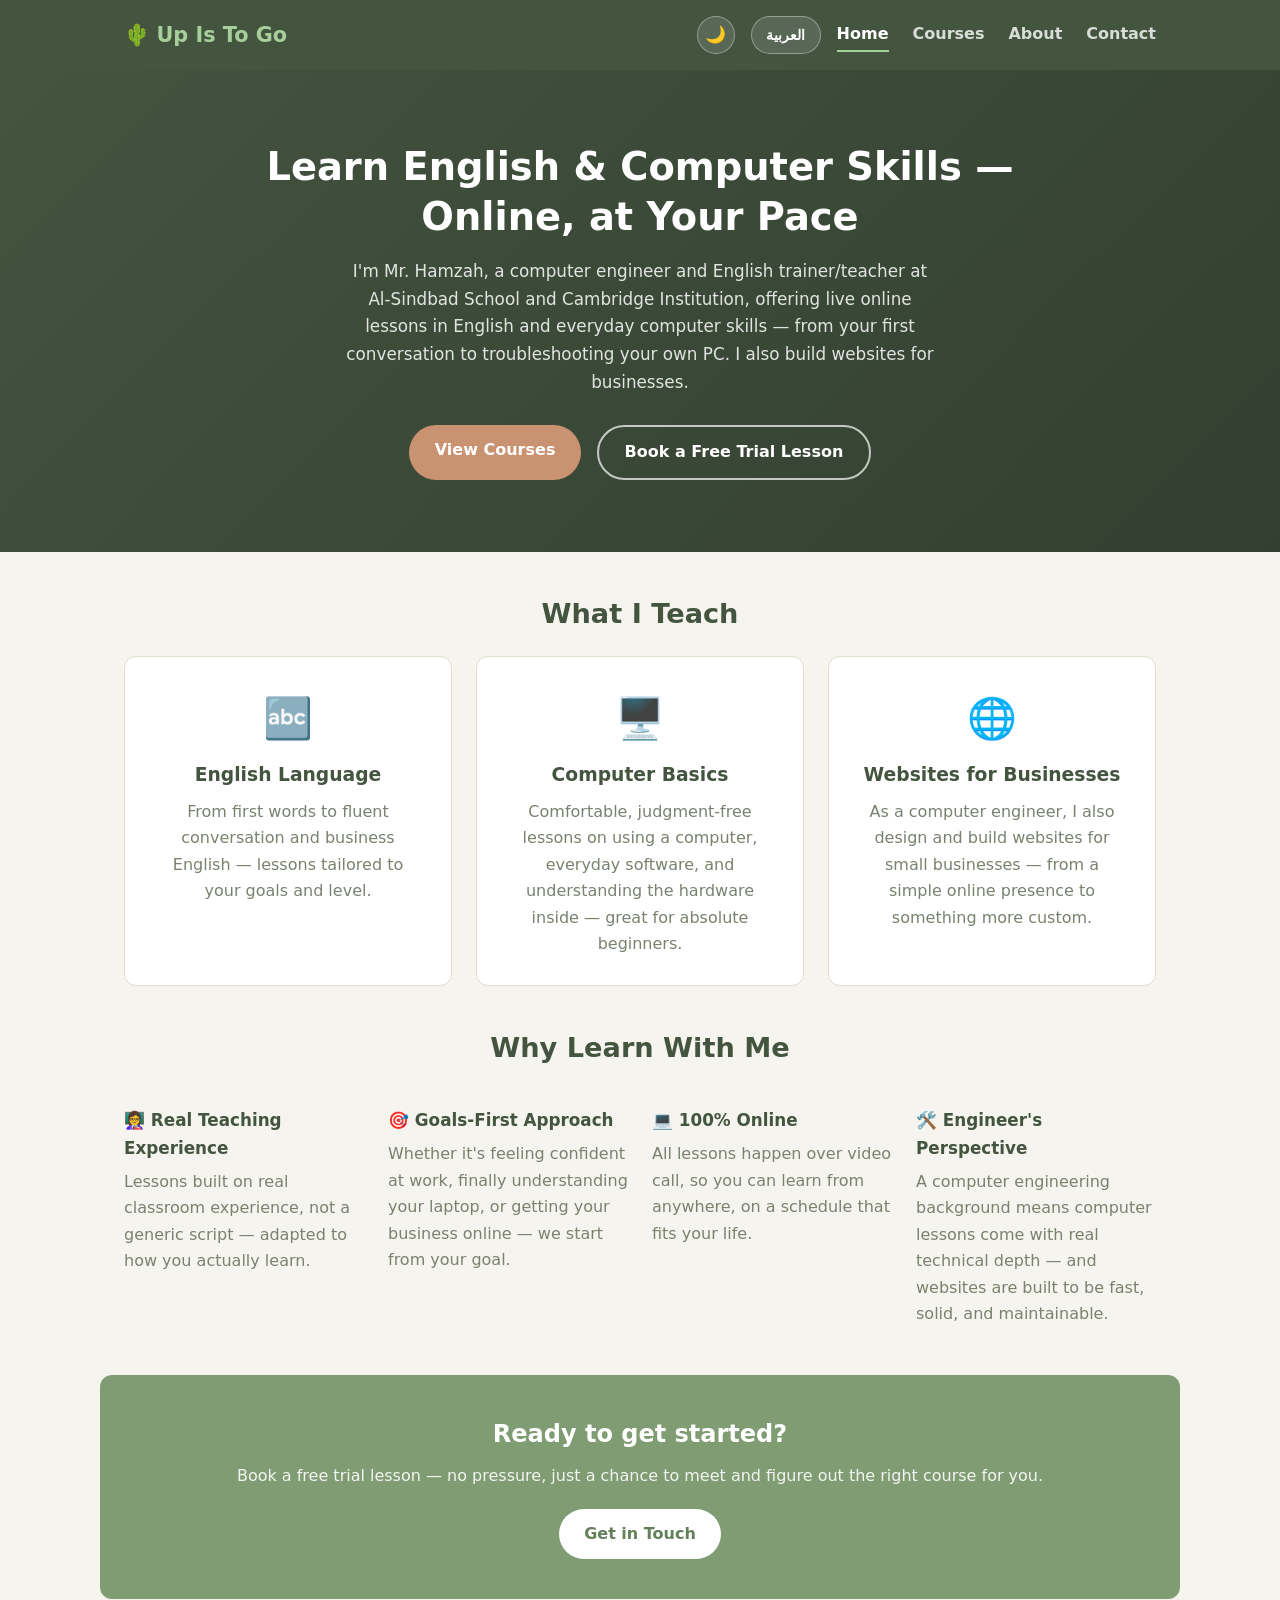
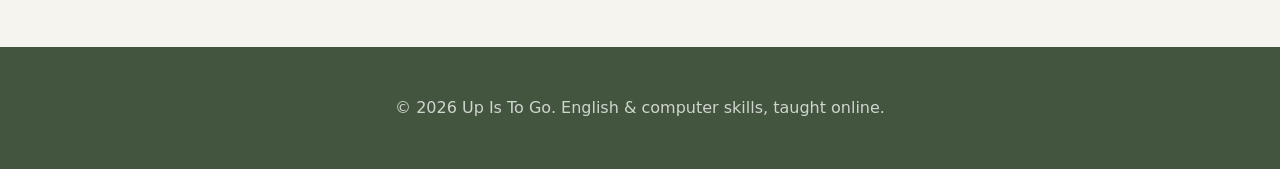
<file: index.html>
<!DOCTYPE html>
<html lang="en">
<head>
<meta charset="UTF-8">
<meta name="viewport" content="width=device-width, initial-scale=1.0">
<title>Up Is To Go</title>
<script>
(function () {
    var stored = localStorage.getItem('upistogo-theme');
    var theme = stored || ((window.matchMedia && window.matchMedia('(prefers-color-scheme: dark)').matches) ? 'dark' : 'light');
    document.documentElement.setAttribute('data-theme', theme);
})();
</script>
<link rel="preconnect" href="https://fonts.googleapis.com">
<link rel="preconnect" href="https://fonts.gstatic.com" crossorigin>
<link href="https://fonts.googleapis.com/css2?family=Tajawal:wght@400;500;700;800&display=swap" rel="stylesheet">
<link rel="stylesheet" href="assets/css/style.css">
</head>
<body>
<header class="site-header">
    <div class="container header-inner">
        <a href="index.html" class="logo">🌵 <span class="logo-name">Up Is To Go</span></a>
        <div class="header-right">
            <button class="theme-toggle" id="themeToggle" type="button" aria-label="Toggle dark mode">🌙</button>
            <button class="lang-toggle" id="langToggle" type="button" aria-label="Switch language">العربية</button>
            <nav class="main-nav">
                <button class="nav-toggle" id="navToggle" aria-label="Toggle menu">☰</button>
                <ul id="navList">
                    <li><a href="index.html" class="active" data-ar="الرئيسية">Home</a></li>
                    <li><a href="courses.html" data-ar="الدورات">Courses</a></li>
                    <li><a href="about.html" data-ar="نبذة عني">About</a></li>
                    <li><a href="contact.html" data-ar="تواصل">Contact</a></li>
                </ul>
            </nav>
        </div>
    </div>
</header>
<main>
<section class="hero">
    <div class="container hero-inner">
        <h1 data-ar="تعلّم الإنجليزية ومهارات الحاسوب — عبر الإنترنت، وبالسرعة التي تناسبك">Learn English &amp; Computer Skills — Online, at Your Pace</h1>
        <p class="hero-sub" data-ar="أنا الأستاذ حمزة، مهندس حاسوب ومدرّب/معلّم لغة إنجليزية في مدرسة السندباد ومعهد كامبردج، أقدّم دروسًا مباشرة عبر الإنترنت في اللغة الإنجليزية ومهارات الحاسوب اليومية — من أول محادثة إلى إصلاح جهازك بنفسك. كما أصمم مواقع ويب للشركات.">I'm Mr. Hamzah, a computer engineer and English trainer/teacher at Al-Sindbad School and Cambridge Institution, offering live online lessons in English and everyday computer skills — from your first conversation to troubleshooting your own PC. I also build websites for businesses.</p>
        <div class="hero-actions">
            <a href="courses.html" class="btn btn-primary" data-ar="عرض الدورات">View Courses</a>
            <a href="contact.html" class="btn btn-outline" data-ar="احجز درسًا تجريبيًا مجانيًا">Book a Free Trial Lesson</a>
        </div>
    </div>
</section>

<section class="container">
    <h2 class="section-title" data-ar="ماذا أُدرّس">What I Teach</h2>
    <div class="topic-grid">
        <div class="topic-card">
            <div class="topic-icon">🔤</div>
            <h3 data-ar="اللغة الإنجليزية">English Language</h3>
            <p data-ar="من أولى الكلمات إلى المحادثة الطليقة والإنجليزية التجارية — دروس مصمّمة حسب أهدافك ومستواك.">From first words to fluent conversation and business English — lessons tailored to your goals and level.</p>
        </div>
        <div class="topic-card">
            <div class="topic-icon">🖥️</div>
            <h3 data-ar="أساسيات الحاسوب">Computer Basics</h3>
            <p data-ar="دروس مريحة وخالية من الأحكام حول استخدام الحاسوب، والبرامج اليومية، وفهم المكوّنات الداخلية — مثالية للمبتدئين تمامًا.">Comfortable, judgment-free lessons on using a computer, everyday software, and understanding the hardware inside — great for absolute beginners.</p>
        </div>
        <div class="topic-card">
            <div class="topic-icon">🌐</div>
            <h3 data-ar="مواقع ويب للشركات">Websites for Businesses</h3>
            <p data-ar="بصفتي مهندس حاسوب، أصمم وأطوّر أيضًا مواقع ويب للشركات الصغيرة — من حضور بسيط على الإنترنت إلى شيء أكثر تخصيصًا.">As a computer engineer, I also design and build websites for small businesses — from a simple online presence to something more custom.</p>
        </div>
    </div>
</section>

<section class="container why-section">
    <h2 class="section-title" data-ar="لماذا تتعلّم معي">Why Learn With Me</h2>
    <div class="why-grid">
        <div class="why-item">
            <h3 data-ar="👩‍🏫 خبرة تدريس حقيقية">👩‍🏫 Real Teaching Experience</h3>
            <p data-ar="دروس مبنية على خبرة تدريس حقيقية، وليست نصًا عامًا — تتكيّف مع طريقة تعلّمك الفعلية.">Lessons built on real classroom experience, not a generic script — adapted to how you actually learn.</p>
        </div>
        <div class="why-item">
            <h3 data-ar="🎯 نهج يركّز على أهدافك">🎯 Goals-First Approach</h3>
            <p data-ar="سواء كان الأمر يتعلق بالشعور بالثقة في العمل، أو فهم حاسوبك المحمول أخيرًا، أو نقل عملك إلى الإنترنت — نبدأ من هدفك.">Whether it's feeling confident at work, finally understanding your laptop, or getting your business online — we start from your goal.</p>
        </div>
        <div class="why-item">
            <h3 data-ar="💻 عبر الإنترنت بالكامل">💻 100% Online</h3>
            <p data-ar="تُعقد جميع الدروس عبر مكالمة فيديو، لذا يمكنك التعلّم من أي مكان، وفق جدول يناسب حياتك.">All lessons happen over video call, so you can learn from anywhere, on a schedule that fits your life.</p>
        </div>
        <div class="why-item">
            <h3 data-ar="🛠️ منظور هندسي">🛠️ Engineer's Perspective</h3>
            <p data-ar="خلفيتي في هندسة الحاسوب تعني أن دروس الحاسوب تأتي بعمق تقني حقيقي — والمواقع التي أبنيها سريعة ومتينة وسهلة الصيانة.">A computer engineering background means computer lessons come with real technical depth — and websites are built to be fast, solid, and maintainable.</p>
        </div>
    </div>
</section>

<section class="container cta-section">
    <h2 data-ar="مستعد للبدء؟">Ready to get started?</h2>
    <p data-ar="احجز درسًا تجريبيًا مجانيًا — دون أي ضغط، مجرد فرصة للتعارف وتحديد الدورة المناسبة لك.">Book a free trial lesson — no pressure, just a chance to meet and figure out the right course for you.</p>
    <a href="contact.html" class="btn btn-primary" data-ar="تواصل معي">Get in Touch</a>
</section>
</main>
<footer class="site-footer">
    <div class="container footer-inner">
        <p>&copy; <span id="year"></span> Up Is To Go. <span data-ar="اللغة الإنجليزية ومهارات الحاسوب، تُدرَّس عبر الإنترنت.">English &amp; computer skills, taught online.</span></p>
    </div>
</footer>
<script src="assets/js/main.js"></script>
</body>
</html>
</file>
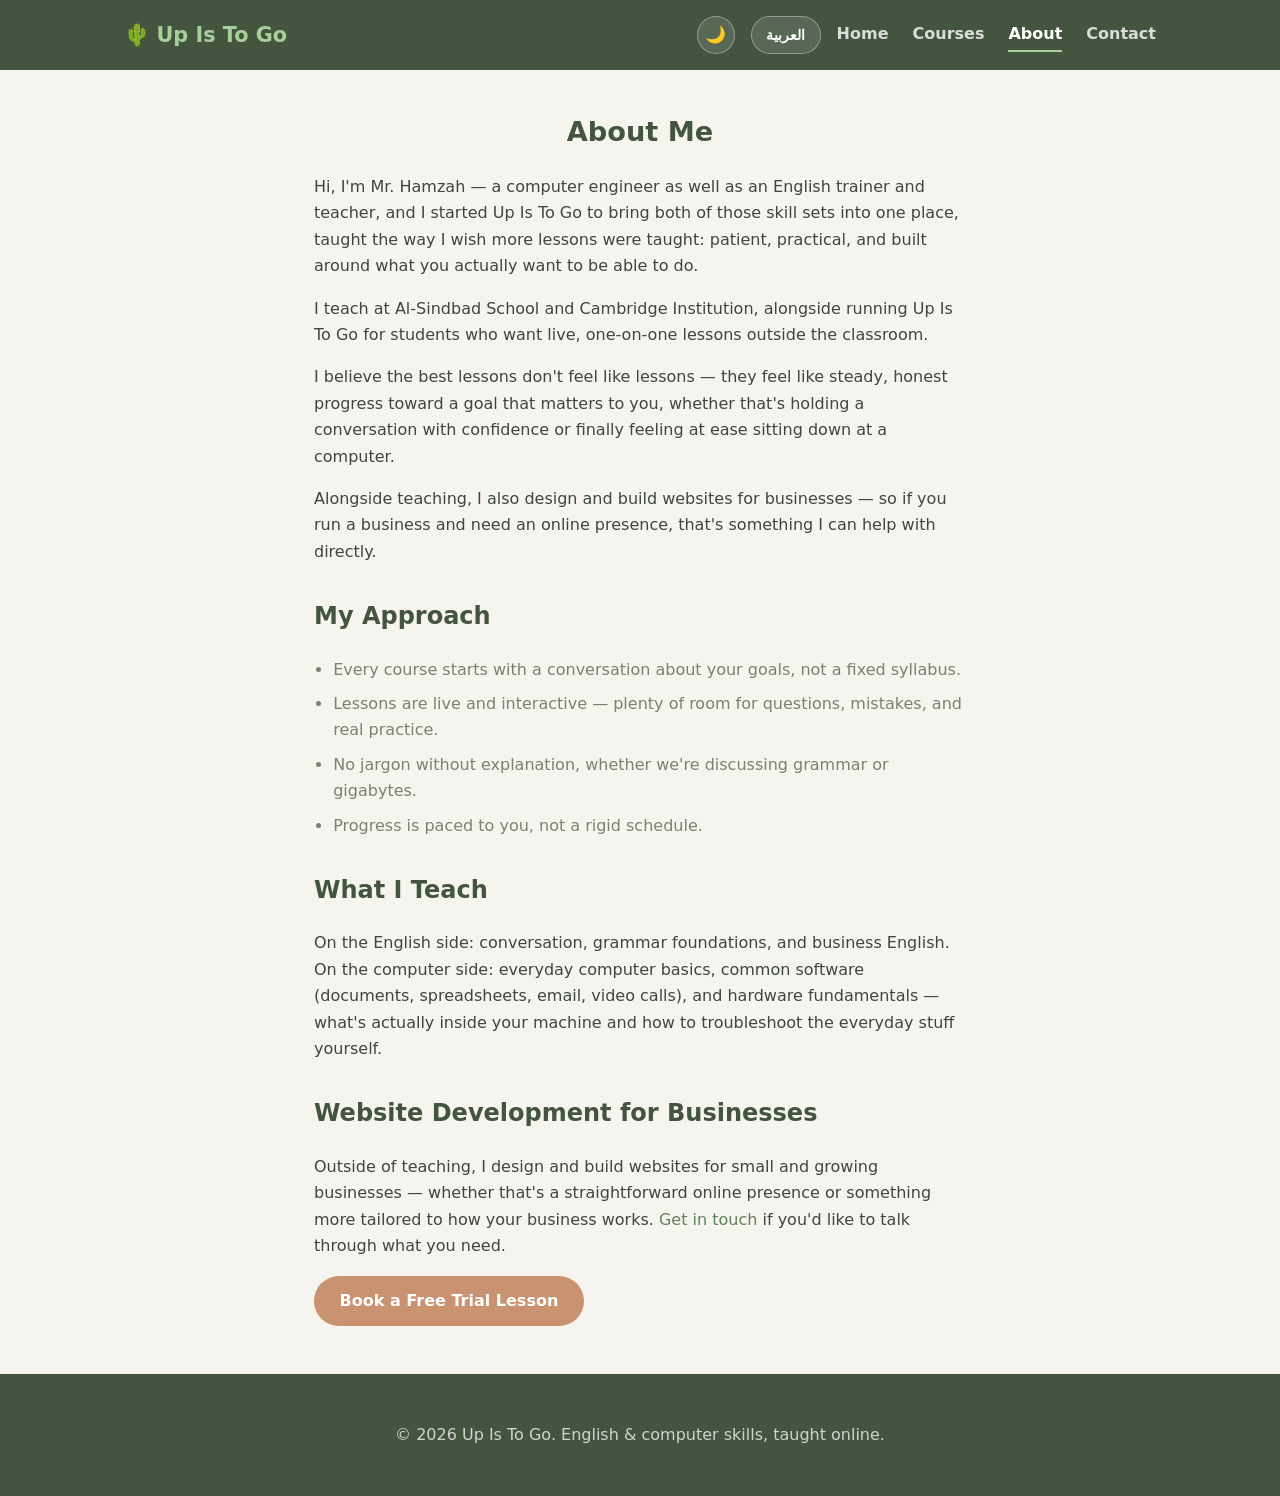
<file: about.html>
<!DOCTYPE html>
<html lang="en">
<head>
<meta charset="UTF-8">
<meta name="viewport" content="width=device-width, initial-scale=1.0">
<title>About – Up Is To Go</title>
<script>
(function () {
    var stored = localStorage.getItem('upistogo-theme');
    var theme = stored || ((window.matchMedia && window.matchMedia('(prefers-color-scheme: dark)').matches) ? 'dark' : 'light');
    document.documentElement.setAttribute('data-theme', theme);
})();
</script>
<link rel="preconnect" href="https://fonts.googleapis.com">
<link rel="preconnect" href="https://fonts.gstatic.com" crossorigin>
<link href="https://fonts.googleapis.com/css2?family=Tajawal:wght@400;500;700;800&display=swap" rel="stylesheet">
<link rel="stylesheet" href="assets/css/style.css">
</head>
<body>
<header class="site-header">
    <div class="container header-inner">
        <a href="index.html" class="logo">🌵 <span class="logo-name">Up Is To Go</span></a>
        <div class="header-right">
            <button class="theme-toggle" id="themeToggle" type="button" aria-label="Toggle dark mode">🌙</button>
            <button class="lang-toggle" id="langToggle" type="button" aria-label="Switch language">العربية</button>
            <nav class="main-nav">
                <button class="nav-toggle" id="navToggle" aria-label="Toggle menu">☰</button>
                <ul id="navList">
                    <li><a href="index.html" data-ar="الرئيسية">Home</a></li>
                    <li><a href="courses.html" data-ar="الدورات">Courses</a></li>
                    <li><a href="about.html" class="active" data-ar="نبذة عني">About</a></li>
                    <li><a href="contact.html" data-ar="تواصل">Contact</a></li>
                </ul>
            </nav>
        </div>
    </div>
</header>
<main>
<section class="container narrow">
    <h1 class="section-title" data-ar="نبذة عني">About Me</h1>
    <div class="about-content">
        <p data-ar="مرحبًا، أنا الأستاذ حمزة — مهندس حاسوب ومدرّب/معلّم لغة إنجليزية، وقد أسّست Up Is To Go لأجمع هاتين المهارتين في مكان واحد، بأسلوب تدريس أتمنى لو كانت به دروس أكثر: صبور، عملي، ومبني حول ما تريد أنت فعلًا القدرة على فعله.">Hi, I'm Mr. Hamzah — a computer engineer as well as an English trainer and teacher, and I started Up Is To Go to bring both of those skill sets into one place, taught the way I wish more lessons were taught: patient, practical, and built around what <em>you</em> actually want to be able to do.</p>

        <p data-ar="أُدرّس في مدرسة السندباد ومعهد كامبردج، إلى جانب إدارتي لـ Up Is To Go للطلاب الراغبين بدروس مباشرة فردية خارج الصف الدراسي.">I teach at Al-Sindbad School and Cambridge Institution, alongside running Up Is To Go for students who want live, one-on-one lessons outside the classroom.</p>

        <p data-ar="أعتقد أن أفضل الدروس لا تشعرك بأنها دروس — بل تشعرك بتقدّم ثابت وصادق نحو هدف يهمّك، سواء كان ذلك التحدث بثقة أو الشعور أخيرًا بالارتياح أمام الحاسوب.">I believe the best lessons don't feel like lessons — they feel like steady, honest progress toward a goal that matters to you, whether that's holding a conversation with confidence or finally feeling at ease sitting down at a computer.</p>

        <p data-ar="إلى جانب التدريس، أصمم وأطوّر أيضًا مواقع ويب للشركات — لذا إن كنت تدير عملًا تجاريًا وتحتاج إلى حضور على الإنترنت، فهذا شيء يمكنني مساعدتك فيه مباشرة.">Alongside teaching, I also design and build websites for businesses — so if you run a business and need an online presence, that's something I can help with directly.</p>

        <h2 data-ar="أسلوبي">My Approach</h2>
        <ul class="about-list">
            <li data-ar="كل دورة تبدأ بحوار حول أهدافك، لا بمنهج ثابت.">Every course starts with a conversation about your goals, not a fixed syllabus.</li>
            <li data-ar="الدروس مباشرة وتفاعلية — مع مساحة كافية للأسئلة والأخطاء والتمرين الحقيقي.">Lessons are live and interactive — plenty of room for questions, mistakes, and real practice.</li>
            <li data-ar="لا مصطلحات دون شرح، سواء كنا نناقش قواعد اللغة أو الغيغابايت.">No jargon without explanation, whether we're discussing grammar or gigabytes.</li>
            <li data-ar="التقدّم يتم بالوتيرة التي تناسبك، لا وفق جدول صارم.">Progress is paced to you, not a rigid schedule.</li>
        </ul>

        <h2 data-ar="ماذا أُدرّس">What I Teach</h2>
        <p data-ar="في جانب اللغة الإنجليزية: المحادثة، وأساسيات القواعد، والإنجليزية التجارية. في جانب الحاسوب: أساسيات الحاسوب اليومية، والبرامج الشائعة (المستندات، جداول البيانات، البريد الإلكتروني، مكالمات الفيديو)، وأساسيات العتاد — ما بداخل جهازك فعلًا وكيفية إصلاح المشاكل اليومية بنفسك.">On the English side: conversation, grammar foundations, and business English. On the computer side: everyday computer basics, common software (documents, spreadsheets, email, video calls), and hardware fundamentals — what's actually inside your machine and how to troubleshoot the everyday stuff yourself.</p>

        <h2 data-ar="تطوير المواقع للشركات">Website Development for Businesses</h2>
        <p data-ar-html="إلى جانب التدريس، أصمم وأطوّر مواقع ويب للشركات الصغيرة والناشئة — سواء كان ذلك حضورًا بسيطًا على الإنترنت أو شيئًا أكثر ملاءمة لطريقة عمل شركتك. &lt;a href=&#39;contact.html?course=website-development&#39;&gt;تواصل معي&lt;/a&gt; إذا كنت ترغب بمناقشة ما تحتاجه.">Outside of teaching, I design and build websites for small and growing businesses — whether that's a straightforward online presence or something more tailored to how your business works. <a href="contact.html?course=website-development">Get in touch</a> if you'd like to talk through what you need.</p>

        <p><a href="contact.html" class="btn btn-primary" data-ar="احجز درسًا تجريبيًا مجانيًا">Book a Free Trial Lesson</a></p>
    </div>
</section>
</main>
<footer class="site-footer">
    <div class="container footer-inner">
        <p>&copy; <span id="year"></span> Up Is To Go. <span data-ar="اللغة الإنجليزية ومهارات الحاسوب، تُدرَّس عبر الإنترنت.">English &amp; computer skills, taught online.</span></p>
    </div>
</footer>
<script src="assets/js/main.js"></script>
</body>
</html>
</file>
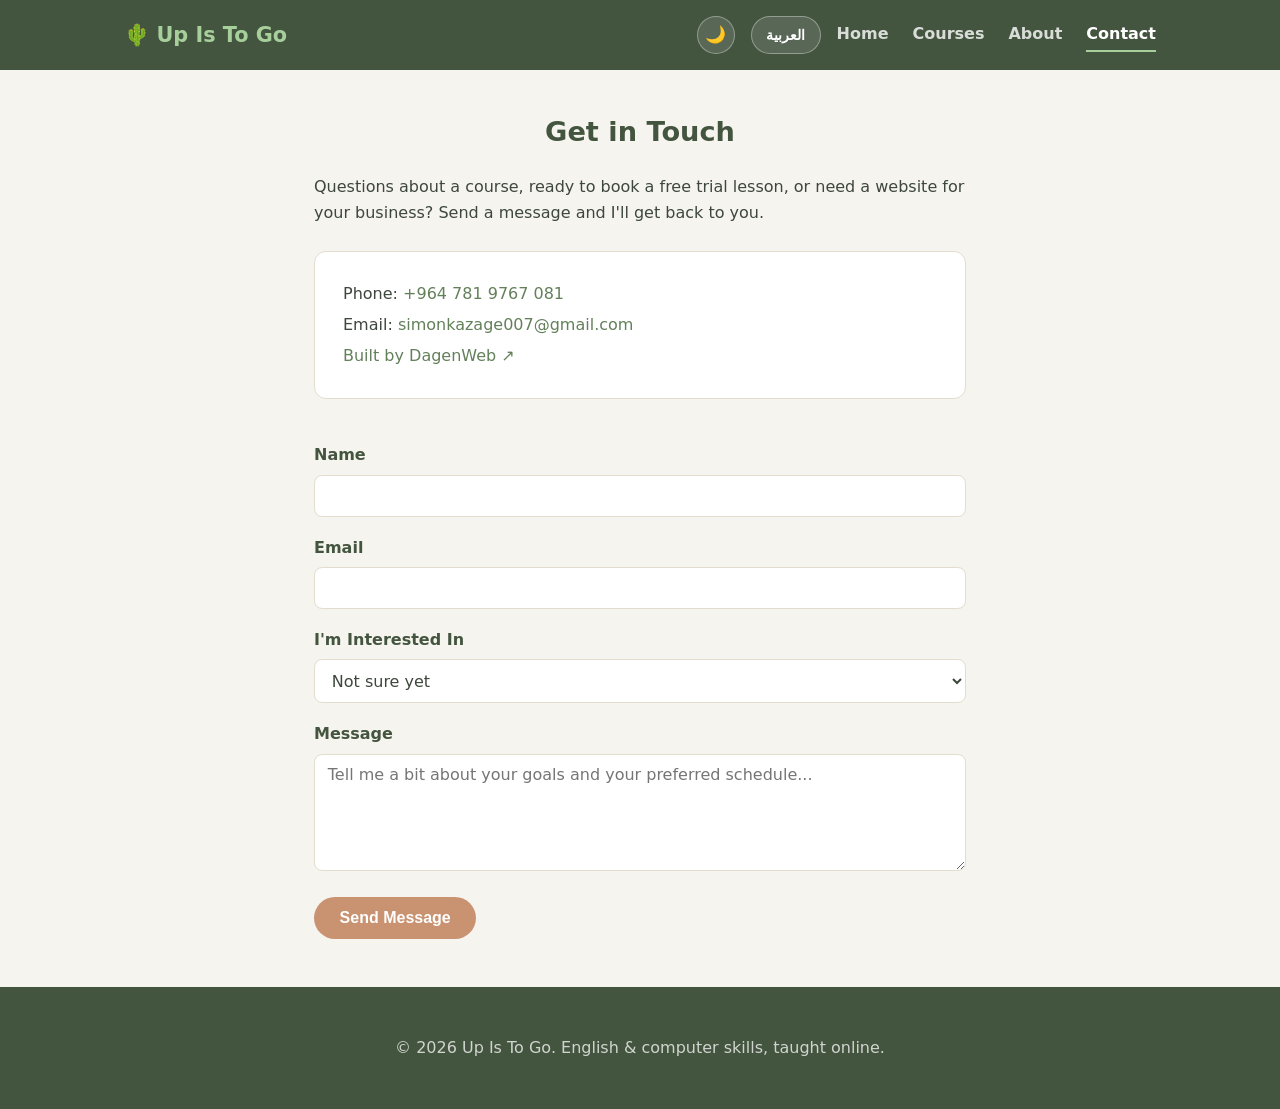
<file: contact.html>
<!DOCTYPE html>
<html lang="en">
<head>
<meta charset="UTF-8">
<meta name="viewport" content="width=device-width, initial-scale=1.0">
<title>Contact – Up Is To Go</title>
<script>
(function () {
    var stored = localStorage.getItem('upistogo-theme');
    var theme = stored || ((window.matchMedia && window.matchMedia('(prefers-color-scheme: dark)').matches) ? 'dark' : 'light');
    document.documentElement.setAttribute('data-theme', theme);
})();
</script>
<link rel="preconnect" href="https://fonts.googleapis.com">
<link rel="preconnect" href="https://fonts.gstatic.com" crossorigin>
<link href="https://fonts.googleapis.com/css2?family=Tajawal:wght@400;500;700;800&display=swap" rel="stylesheet">
<link rel="stylesheet" href="assets/css/style.css">
</head>
<body>
<header class="site-header">
    <div class="container header-inner">
        <a href="index.html" class="logo">🌵 <span class="logo-name">Up Is To Go</span></a>
        <div class="header-right">
            <button class="theme-toggle" id="themeToggle" type="button" aria-label="Toggle dark mode">🌙</button>
            <button class="lang-toggle" id="langToggle" type="button" aria-label="Switch language">العربية</button>
            <nav class="main-nav">
                <button class="nav-toggle" id="navToggle" aria-label="Toggle menu">☰</button>
                <ul id="navList">
                    <li><a href="index.html" data-ar="الرئيسية">Home</a></li>
                    <li><a href="courses.html" data-ar="الدورات">Courses</a></li>
                    <li><a href="about.html" data-ar="نبذة عني">About</a></li>
                    <li><a href="contact.html" class="active" data-ar="تواصل">Contact</a></li>
                </ul>
            </nav>
        </div>
    </div>
</header>
<main>
<section class="container narrow">
    <h1 class="section-title" data-ar="تواصل معي">Get in Touch</h1>
    <p data-ar="لديك أسئلة حول دورة، مستعد لحجز درس تجريبي مجاني، أو تحتاج موقعًا لعملك؟ أرسل رسالة وسأعاود التواصل معك.">Questions about a course, ready to book a free trial lesson, or need a website for your business? Send a message and I'll get back to you.</p>

    <div class="contact-info">
        <p><span data-ar="الهاتف:">Phone:</span> <a href="tel:+9647819767081">+964 781 9767 081</a></p>
        <p><span data-ar="البريد الإلكتروني:">Email:</span> <a href="mailto:simonkazage007@gmail.com">simonkazage007@gmail.com</a></p>
        <p><a href="https://simon-dagenhart.github.io/DagenWeb/" target="_blank" rel="noopener noreferrer" data-ar="بُني بواسطة DagenWeb &#8599;">Built by DagenWeb &#8599;</a></p>
    </div>

    <p class="alert alert-success" id="successAlert" hidden></p>
    <ul class="alert alert-error" id="errorAlert" hidden></ul>

    <form class="contact-form" id="contactForm" novalidate>
        <label for="name" data-ar="الاسم">Name</label>
        <input type="text" id="name" name="name">

        <label for="email" data-ar="البريد الإلكتروني">Email</label>
        <input type="email" id="email" name="email">

        <label for="course" data-ar="أنا مهتم بـ">I'm Interested In</label>
        <select id="course" name="course">
            <option value="" data-ar="لست متأكدًا بعد">Not sure yet</option>
            <optgroup label="Courses" data-ar-label="الدورات">
                <option value="english-foundations" data-ar="أساسيات اللغة الإنجليزية">English Foundations</option>
                <option value="conversational-english" data-ar="المحادثة بالإنجليزية">Conversational English</option>
                <option value="business-english" data-ar="الإنجليزية التجارية">Business English</option>
                <option value="computer-basics" data-ar="أساسيات الحاسوب للمبتدئين">Computer Basics for Beginners</option>
                <option value="software-essentials" data-ar="أساسيات البرامج المكتبية">Software Essentials</option>
                <option value="hardware-basics" data-ar="أساسيات العتاد وإصلاح الأعطال">Hardware Basics &amp; Troubleshooting</option>
            </optgroup>
            <optgroup label="Other Services" data-ar-label="خدمات أخرى">
                <option value="website-development" data-ar="تطوير موقع لعملي">Website Development for My Business</option>
            </optgroup>
        </select>

        <label for="message" data-ar="الرسالة">Message</label>
        <textarea id="message" name="message" rows="5" placeholder="Tell me a bit about your goals and your preferred schedule..." data-ar-placeholder="أخبرني قليلًا عن أهدافك والجدول الذي يناسبك..."></textarea>

        <button type="submit" class="btn btn-primary" data-ar="إرسال الرسالة">Send Message</button>
    </form>
</section>
</main>
<footer class="site-footer">
    <div class="container footer-inner">
        <p>&copy; <span id="year"></span> Up Is To Go. <span data-ar="اللغة الإنجليزية ومهارات الحاسوب، تُدرَّس عبر الإنترنت.">English &amp; computer skills, taught online.</span></p>
    </div>
</footer>
<script src="assets/js/main.js"></script>
<script src="assets/js/contact.js"></script>
</body>
</html>
</file>
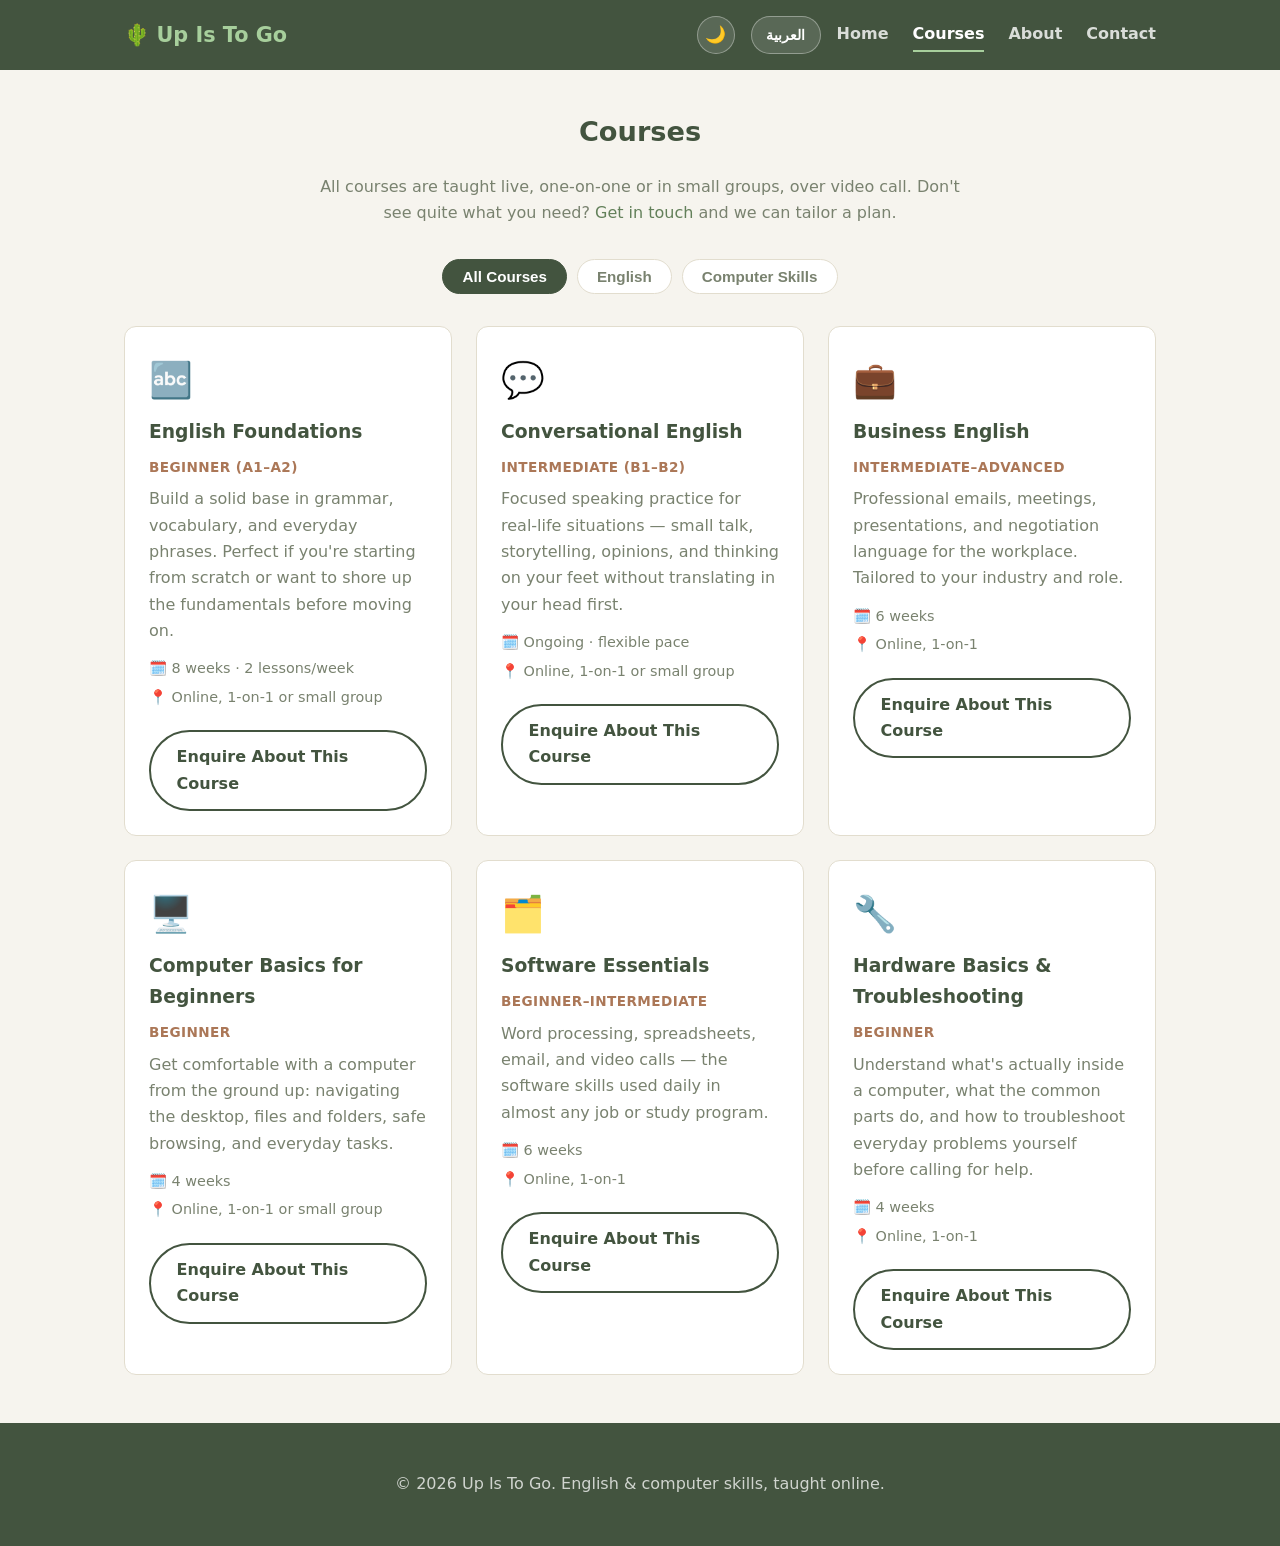
<file: courses.html>
<!DOCTYPE html>
<html lang="en">
<head>
<meta charset="UTF-8">
<meta name="viewport" content="width=device-width, initial-scale=1.0">
<title>Courses – Up Is To Go</title>
<script>
(function () {
    var stored = localStorage.getItem('upistogo-theme');
    var theme = stored || ((window.matchMedia && window.matchMedia('(prefers-color-scheme: dark)').matches) ? 'dark' : 'light');
    document.documentElement.setAttribute('data-theme', theme);
})();
</script>
<link rel="preconnect" href="https://fonts.googleapis.com">
<link rel="preconnect" href="https://fonts.gstatic.com" crossorigin>
<link href="https://fonts.googleapis.com/css2?family=Tajawal:wght@400;500;700;800&display=swap" rel="stylesheet">
<link rel="stylesheet" href="assets/css/style.css">
</head>
<body>
<header class="site-header">
    <div class="container header-inner">
        <a href="index.html" class="logo">🌵 <span class="logo-name">Up Is To Go</span></a>
        <div class="header-right">
            <button class="theme-toggle" id="themeToggle" type="button" aria-label="Toggle dark mode">🌙</button>
            <button class="lang-toggle" id="langToggle" type="button" aria-label="Switch language">العربية</button>
            <nav class="main-nav">
                <button class="nav-toggle" id="navToggle" aria-label="Toggle menu">☰</button>
                <ul id="navList">
                    <li><a href="index.html" data-ar="الرئيسية">Home</a></li>
                    <li><a href="courses.html" class="active" data-ar="الدورات">Courses</a></li>
                    <li><a href="about.html" data-ar="نبذة عني">About</a></li>
                    <li><a href="contact.html" data-ar="تواصل">Contact</a></li>
                </ul>
            </nav>
        </div>
    </div>
</header>
<main>
<section class="container">
    <h1 class="section-title" data-ar="الدورات">Courses</h1>
    <p class="section-intro" data-ar-html="جميع الدورات تُدرَّس مباشرة، فرديًا أو في مجموعات صغيرة، عبر مكالمة فيديو. لا ترى ما تحتاجه بالضبط؟ &lt;a href=&#39;contact.html&#39;&gt;تواصل معي&lt;/a&gt; ويمكننا تصميم خطة مناسبة.">All courses are taught live, one-on-one or in small groups, over video call. Don't see quite what you need? <a href="contact.html">Get in touch</a> and we can tailor a plan.</p>

    <div class="filter-tabs" id="filterTabs">
        <button type="button" class="filter-tab active" data-category="all" data-ar="جميع الدورات">All Courses</button>
        <button type="button" class="filter-tab" data-category="english" data-ar="اللغة الإنجليزية">English</button>
        <button type="button" class="filter-tab" data-category="computer" data-ar="مهارات الحاسوب">Computer Skills</button>
    </div>

    <div class="course-grid" id="courseGrid">
        <div class="course-card" data-category="english">
            <div class="course-icon">🔤</div>
            <h3 data-ar="أساسيات اللغة الإنجليزية">English Foundations</h3>
            <p class="course-level" data-ar="مبتدئ (A1–A2)">Beginner (A1–A2)</p>
            <p class="course-desc" data-ar="بناء أساس متين في القواعد والمفردات والعبارات اليومية. مثالية إن كنت تبدأ من الصفر أو تريد تثبيت الأساسيات قبل المتابعة.">Build a solid base in grammar, vocabulary, and everyday phrases. Perfect if you're starting from scratch or want to shore up the fundamentals before moving on.</p>
            <ul class="course-meta">
                <li data-ar="🗓️ 8 أسابيع · درسان أسبوعيًا">🗓️ 8 weeks · 2 lessons/week</li>
                <li data-ar="📍 عبر الإنترنت، فردي أو مجموعة صغيرة">📍 Online, 1-on-1 or small group</li>
            </ul>
            <a href="contact.html?course=english-foundations" class="btn btn-outline" data-ar="الاستفسار عن هذه الدورة">Enquire About This Course</a>
        </div>

        <div class="course-card" data-category="english">
            <div class="course-icon">💬</div>
            <h3 data-ar="المحادثة بالإنجليزية">Conversational English</h3>
            <p class="course-level" data-ar="متوسط (B1–B2)">Intermediate (B1–B2)</p>
            <p class="course-desc" data-ar="تمرين تحدث مركّز لمواقف الحياة الواقعية — الحديث العابر، السرد، إبداء الرأي، والتفكير السريع دون الترجمة الذهنية أولًا.">Focused speaking practice for real-life situations — small talk, storytelling, opinions, and thinking on your feet without translating in your head first.</p>
            <ul class="course-meta">
                <li data-ar="🗓️ مستمرة · وتيرة مرنة">🗓️ Ongoing · flexible pace</li>
                <li data-ar="📍 عبر الإنترنت، فردي أو مجموعة صغيرة">📍 Online, 1-on-1 or small group</li>
            </ul>
            <a href="contact.html?course=conversational-english" class="btn btn-outline" data-ar="الاستفسار عن هذه الدورة">Enquire About This Course</a>
        </div>

        <div class="course-card" data-category="english">
            <div class="course-icon">💼</div>
            <h3 data-ar="الإنجليزية التجارية">Business English</h3>
            <p class="course-level" data-ar="متوسط–متقدم">Intermediate–Advanced</p>
            <p class="course-desc" data-ar="رسائل بريد إلكتروني احترافية، اجتماعات، عروض تقديمية، ولغة التفاوض في مكان العمل. مصمّمة حسب مجالك ودورك الوظيفي.">Professional emails, meetings, presentations, and negotiation language for the workplace. Tailored to your industry and role.</p>
            <ul class="course-meta">
                <li data-ar="🗓️ 6 أسابيع">🗓️ 6 weeks</li>
                <li data-ar="📍 عبر الإنترنت، فردي">📍 Online, 1-on-1</li>
            </ul>
            <a href="contact.html?course=business-english" class="btn btn-outline" data-ar="الاستفسار عن هذه الدورة">Enquire About This Course</a>
        </div>

        <div class="course-card" data-category="computer">
            <div class="course-icon">🖥️</div>
            <h3 data-ar="أساسيات الحاسوب للمبتدئين">Computer Basics for Beginners</h3>
            <p class="course-level" data-ar="مبتدئ">Beginner</p>
            <p class="course-desc" data-ar="تعرّف على الحاسوب من الصفر: التنقّل في سطح المكتب، الملفات والمجلدات، التصفح الآمن، والمهام اليومية.">Get comfortable with a computer from the ground up: navigating the desktop, files and folders, safe browsing, and everyday tasks.</p>
            <ul class="course-meta">
                <li data-ar="🗓️ 4 أسابيع">🗓️ 4 weeks</li>
                <li data-ar="📍 عبر الإنترنت، فردي أو مجموعة صغيرة">📍 Online, 1-on-1 or small group</li>
            </ul>
            <a href="contact.html?course=computer-basics" class="btn btn-outline" data-ar="الاستفسار عن هذه الدورة">Enquire About This Course</a>
        </div>

        <div class="course-card" data-category="computer">
            <div class="course-icon">🗂️</div>
            <h3 data-ar="أساسيات البرامج المكتبية">Software Essentials</h3>
            <p class="course-level" data-ar="مبتدئ–متوسط">Beginner–Intermediate</p>
            <p class="course-desc" data-ar="معالجة النصوص، جداول البيانات، البريد الإلكتروني، ومكالمات الفيديو — مهارات البرامج المستخدمة يوميًا في أغلب الوظائف وبرامج الدراسة.">Word processing, spreadsheets, email, and video calls — the software skills used daily in almost any job or study program.</p>
            <ul class="course-meta">
                <li data-ar="🗓️ 6 أسابيع">🗓️ 6 weeks</li>
                <li data-ar="📍 عبر الإنترنت، فردي">📍 Online, 1-on-1</li>
            </ul>
            <a href="contact.html?course=software-essentials" class="btn btn-outline" data-ar="الاستفسار عن هذه الدورة">Enquire About This Course</a>
        </div>

        <div class="course-card" data-category="computer">
            <div class="course-icon">🔧</div>
            <h3 data-ar="أساسيات العتاد وإصلاح الأعطال">Hardware Basics &amp; Troubleshooting</h3>
            <p class="course-level" data-ar="مبتدئ">Beginner</p>
            <p class="course-desc" data-ar="افهم ما بداخل الحاسوب فعلًا، وما تقوم به المكوّنات الشائعة، وكيفية إصلاح المشاكل اليومية بنفسك قبل طلب المساعدة.">Understand what's actually inside a computer, what the common parts do, and how to troubleshoot everyday problems yourself before calling for help.</p>
            <ul class="course-meta">
                <li data-ar="🗓️ 4 أسابيع">🗓️ 4 weeks</li>
                <li data-ar="📍 عبر الإنترنت، فردي">📍 Online, 1-on-1</li>
            </ul>
            <a href="contact.html?course=hardware-basics" class="btn btn-outline" data-ar="الاستفسار عن هذه الدورة">Enquire About This Course</a>
        </div>
    </div>
</section>
</main>
<footer class="site-footer">
    <div class="container footer-inner">
        <p>&copy; <span id="year"></span> Up Is To Go. <span data-ar="اللغة الإنجليزية ومهارات الحاسوب، تُدرَّس عبر الإنترنت.">English &amp; computer skills, taught online.</span></p>
    </div>
</footer>
<script src="assets/js/main.js"></script>
<script src="assets/js/courses.js"></script>
</body>
</html>
</file>
<file: assets/css/style.css>
:root {
    --bg: #f6f4ee;
    --bg-alt: #ffffff;
    --card: #ffffff;
    --border: #e2ddce;
    --text: #3d473d;
    --text-dim: #79826f;
    --heading: #43543f;

    --forest: #43543f;
    --forest-dark: #333f30;
    --sage: #7f9c72;
    --sage-dark: #63805a;
    --mint: #a7cf9c;
    --clay: #c99271;
    --clay-dark: #ab7757;

    --radius: 12px;
}

:root[data-theme="dark"] {
    --bg: #14180f;
    --bg-alt: #1c2317;
    --card: #1c2317;
    --border: #333e2b;
    --text: #dde4d6;
    --text-dim: #9aa38f;
    --heading: #a7cf9c;
    --sage-dark: #93c286;
}

* { box-sizing: border-box; }

body {
    margin: 0;
    font-family: 'Segoe UI', system-ui, -apple-system, sans-serif;
    background: var(--bg);
    color: var(--text);
    line-height: 1.65;
}

.container {
    max-width: 1080px;
    margin: 0 auto;
    padding: 0 1.5rem;
}

.container.narrow { max-width: 700px; }

a { color: var(--sage-dark); text-decoration: none; }
a:hover { text-decoration: underline; }

/* Header */
.site-header {
    background: var(--forest);
    position: sticky;
    top: 0;
    z-index: 10;
}

.header-inner {
    display: flex;
    align-items: center;
    justify-content: space-between;
    padding: 1rem 1.5rem;
}

.logo {
    font-size: 1.3rem;
    font-weight: 700;
    color: #fff;
    display: inline-flex;
    align-items: center;
    gap: 0.4rem;
}
.logo:hover { text-decoration: none; opacity: 0.9; }
.logo-name { color: var(--mint); }

.header-right {
    display: flex;
    align-items: center;
    gap: 1rem;
}

.theme-toggle {
    background: rgba(255,255,255,0.12);
    border: 1px solid rgba(255,255,255,0.35);
    color: #fff;
    width: 38px;
    height: 38px;
    border-radius: 999px;
    display: inline-flex;
    align-items: center;
    justify-content: center;
    font-size: 1.05rem;
    line-height: 1;
    cursor: pointer;
    flex-shrink: 0;
}
.theme-toggle:hover { background: rgba(255,255,255,0.22); }

.lang-toggle {
    background: rgba(255,255,255,0.12);
    border: 1px solid rgba(255,255,255,0.35);
    color: #fff;
    padding: 0 0.9rem;
    height: 38px;
    border-radius: 999px;
    display: inline-flex;
    align-items: center;
    justify-content: center;
    font-size: 0.85rem;
    font-weight: 600;
    cursor: pointer;
    flex-shrink: 0;
}
.lang-toggle:hover { background: rgba(255,255,255,0.22); }

.main-nav ul {
    list-style: none;
    display: flex;
    gap: 1.5rem;
    margin: 0;
    padding: 0;
    align-items: center;
}

.main-nav a {
    color: rgba(255,255,255,0.8);
    font-weight: 600;
    padding: 0.4rem 0;
    border-bottom: 2px solid transparent;
}

.main-nav a:hover, .main-nav a.active {
    color: #fff;
    text-decoration: none;
    border-bottom-color: var(--mint);
}

.nav-toggle {
    display: none;
    background: none;
    border: none;
    color: #fff;
    font-size: 1.5rem;
    cursor: pointer;
}

/* Hero */
.hero {
    background: linear-gradient(135deg, var(--forest), var(--forest-dark));
    padding: 4.5rem 0;
    text-align: center;
}

.hero h1 {
    color: #fff;
    font-size: 2.4rem;
    max-width: 780px;
    margin: 0 auto 1rem;
    line-height: 1.3;
}

.hero-sub {
    color: rgba(255,255,255,0.85);
    max-width: 600px;
    margin: 0 auto 1.8rem;
    font-size: 1.05rem;
}

.hero-actions {
    display: flex;
    gap: 1rem;
    justify-content: center;
    flex-wrap: wrap;
}

/* Buttons */
.btn {
    display: inline-block;
    border: none;
    border-radius: 999px;
    padding: 0.75rem 1.6rem;
    font-size: 1rem;
    font-weight: 700;
    cursor: pointer;
    transition: transform 0.1s ease, opacity 0.15s ease;
}
.btn:hover { transform: translateY(-2px); text-decoration: none; }

.btn-primary { background: var(--clay); color: #fff; }
.btn-primary:hover { background: var(--clay-dark); }

.btn-outline {
    background: transparent;
    color: #fff;
    border: 2px solid rgba(255,255,255,0.7);
}
.btn-outline:hover { background: rgba(255,255,255,0.12); }

/* On light backgrounds, outline button needs dark text/border */
.course-card .btn-outline, .section-intro ~ .btn-outline {
    color: var(--heading);
    border-color: var(--heading);
}
.course-card .btn-outline:hover { background: var(--forest); color: #fff; }

/* Sections */
.section-title {
    margin: 2.5rem 0 1.2rem;
    font-size: 1.7rem;
    color: var(--heading);
    text-align: center;
}

.section-intro {
    text-align: center;
    color: var(--text-dim);
    max-width: 650px;
    margin: 0 auto 2rem;
}

/* Topic grid (home) */
.topic-grid {
    display: grid;
    grid-template-columns: repeat(auto-fit, minmax(260px, 1fr));
    gap: 1.5rem;
    margin-bottom: 1rem;
}

.topic-card {
    background: var(--card);
    border: 1px solid var(--border);
    border-radius: var(--radius);
    padding: 1.75rem;
    text-align: center;
}

.topic-icon { font-size: 2.5rem; margin-bottom: 0.6rem; }
.topic-card h3 { color: var(--heading); margin: 0 0 0.5rem; }
.topic-card p { color: var(--text-dim); margin: 0; }

.contact-info {
    background: var(--card);
    border: 1px solid var(--border);
    border-radius: var(--radius);
    padding: 1.5rem 1.75rem;
    margin: 1.5rem 0 2rem;
}
.contact-info a { color: var(--sage-dark); }
.contact-info p { margin: 0.3rem 0; }

/* Why section */
.why-section { margin-top: 2rem; }

.why-grid {
    display: grid;
    grid-template-columns: repeat(auto-fit, minmax(220px, 1fr));
    gap: 1.5rem;
}

.why-item h3 { color: var(--heading); margin-bottom: 0.4rem; font-size: 1.05rem; }
.why-item p { color: var(--text-dim); margin: 0; }

/* CTA */
.cta-section {
    text-align: center;
    background: var(--sage);
    border-radius: var(--radius);
    padding: 2.5rem 1.5rem;
    margin: 3rem auto;
    color: #fff;
}
.cta-section h2 { margin: 0 0 0.5rem; }
.cta-section p { margin: 0 0 1.2rem; color: rgba(255,255,255,0.9); }
.cta-section .btn-primary { background: #fff; color: var(--sage-dark); }
.cta-section .btn-primary:hover { background: #f0f0f0; }

/* Course filter tabs */
.filter-tabs {
    display: flex;
    justify-content: center;
    gap: 0.6rem;
    flex-wrap: wrap;
    margin-bottom: 2rem;
}

.filter-tab {
    background: var(--card);
    color: var(--text-dim);
    border: 1px solid var(--border);
    border-radius: 999px;
    padding: 0.5rem 1.2rem;
    cursor: pointer;
    font-size: 0.95rem;
    font-weight: 600;
}
.filter-tab:hover { color: var(--heading); }
.filter-tab.active {
    background: var(--forest);
    color: #fff;
    border-color: var(--forest);
}

/* Course grid */
.course-grid {
    display: grid;
    grid-template-columns: repeat(auto-fill, minmax(270px, 1fr));
    gap: 1.5rem;
    margin-bottom: 3rem;
}

.course-card {
    background: var(--card);
    border: 1px solid var(--border);
    border-radius: var(--radius);
    padding: 1.5rem;
    display: flex;
    flex-direction: column;
    gap: 0.5rem;
}

.course-card[hidden] {
    display: none;
}

.course-icon { font-size: 2.2rem; }
.course-card h3 { margin: 0; color: var(--heading); }
.course-level {
    color: var(--clay-dark);
    font-weight: 700;
    font-size: 0.85rem;
    text-transform: uppercase;
    letter-spacing: 0.03em;
    margin: 0;
}
.course-desc { color: var(--text-dim); margin: 0 0 0.3rem; }

.course-meta {
    list-style: none;
    padding: 0;
    margin: 0 0 0.8rem;
    color: var(--text-dim);
    font-size: 0.9rem;
    display: flex;
    flex-direction: column;
    gap: 0.3rem;
}

.course-card .btn { align-self: flex-start; }

/* About page */
.about-content h2 { color: var(--heading); margin-top: 2rem; }
.about-list { color: var(--text-dim); padding-left: 1.2rem; }
.about-list li { margin-bottom: 0.5rem; }

/* Contact form */
.contact-form {
    display: flex;
    flex-direction: column;
    gap: 0.4rem;
    margin-top: 1.5rem;
}

.contact-form label {
    font-weight: 700;
    margin-top: 0.7rem;
    color: var(--heading);
}

.contact-form input, .contact-form textarea, .contact-form select {
    background: var(--bg-alt);
    border: 1px solid var(--border);
    color: var(--text);
    border-radius: 8px;
    padding: 0.65rem 0.8rem;
    font-family: inherit;
    font-size: 1rem;
}

.contact-form button {
    margin-top: 1.2rem;
    align-self: flex-start;
}

.alert {
    padding: 0.8rem 1rem;
    border-radius: 8px;
    margin: 1rem 0;
    list-style-position: inside;
}

.alert-success {
    background: rgba(127, 156, 114, 0.15);
    border: 1px solid var(--sage);
    color: var(--sage-dark);
}

.alert-error {
    background: rgba(201, 146, 113, 0.15);
    border: 1px solid var(--clay);
    color: var(--clay-dark);
}

/* Footer */
.site-footer {
    background: var(--forest);
    margin-top: 3rem;
    padding: 2rem 0;
    text-align: center;
    color: rgba(255,255,255,0.75);
}

/* Responsive */
@media (max-width: 640px) {
    .nav-toggle { display: block; }
    .main-nav ul {
        display: none;
        position: absolute;
        top: 100%;
        left: 0;
        right: 0;
        background: var(--forest);
        flex-direction: column;
        padding: 1rem 1.5rem;
        gap: 0.8rem;
    }
    .main-nav ul.open { display: flex; }
    .header-inner { position: relative; }
    .hero h1 { font-size: 1.8rem; }
}

/* ==========================================================================
   Arabic / RTL
   ------------------------------------------------------------------------
   Toggled by setting dir="rtl" lang="ar" on <html> (see main.js). Flex row
   layouts flip direction on their own once dir="rtl" is set — only the
   list indent below needs manual mirroring. Tajawal takes over for Arabic
   since the site's default font has no Arabic glyphs.
   ========================================================================== */

[dir="rtl"] body {
    font-family: 'Tajawal', 'Segoe UI', system-ui, sans-serif;
}

[dir="rtl"] .about-list {
    padding-left: 0;
    padding-right: 1.2rem;
}
</file>
